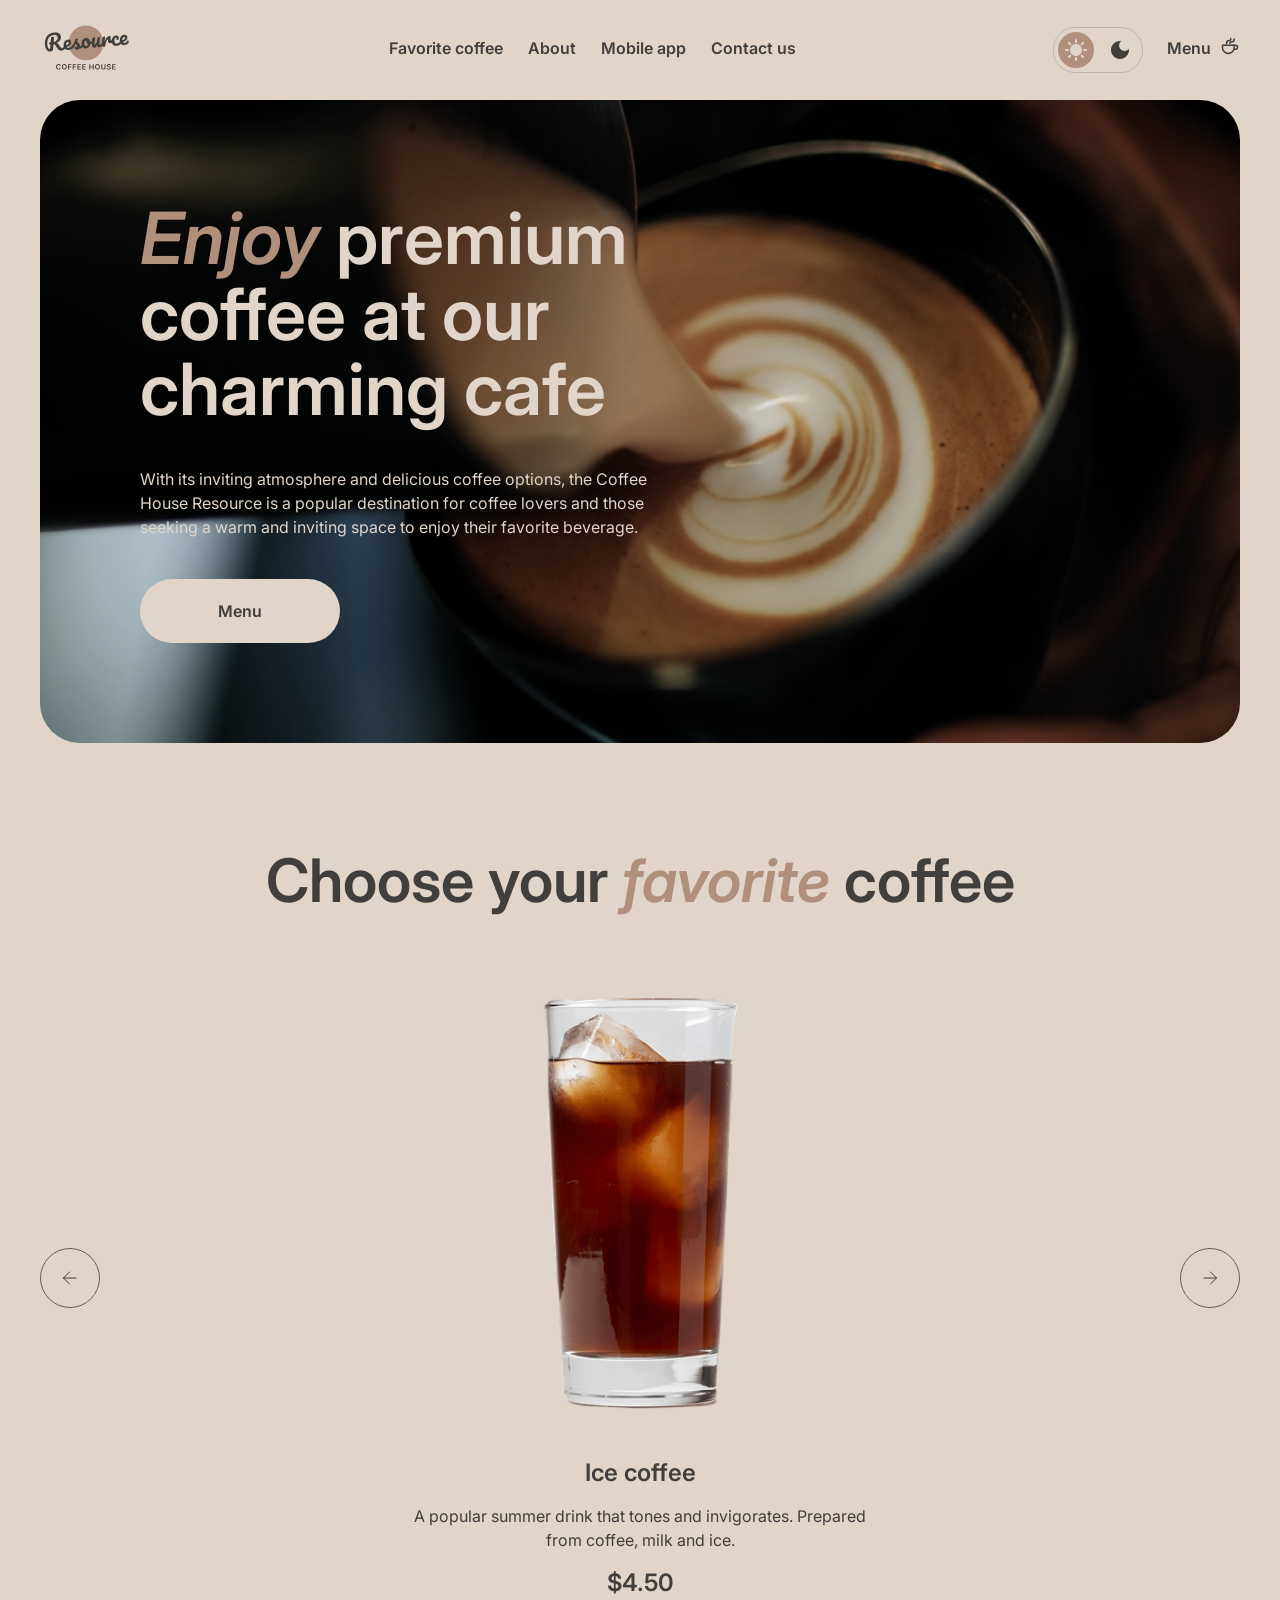
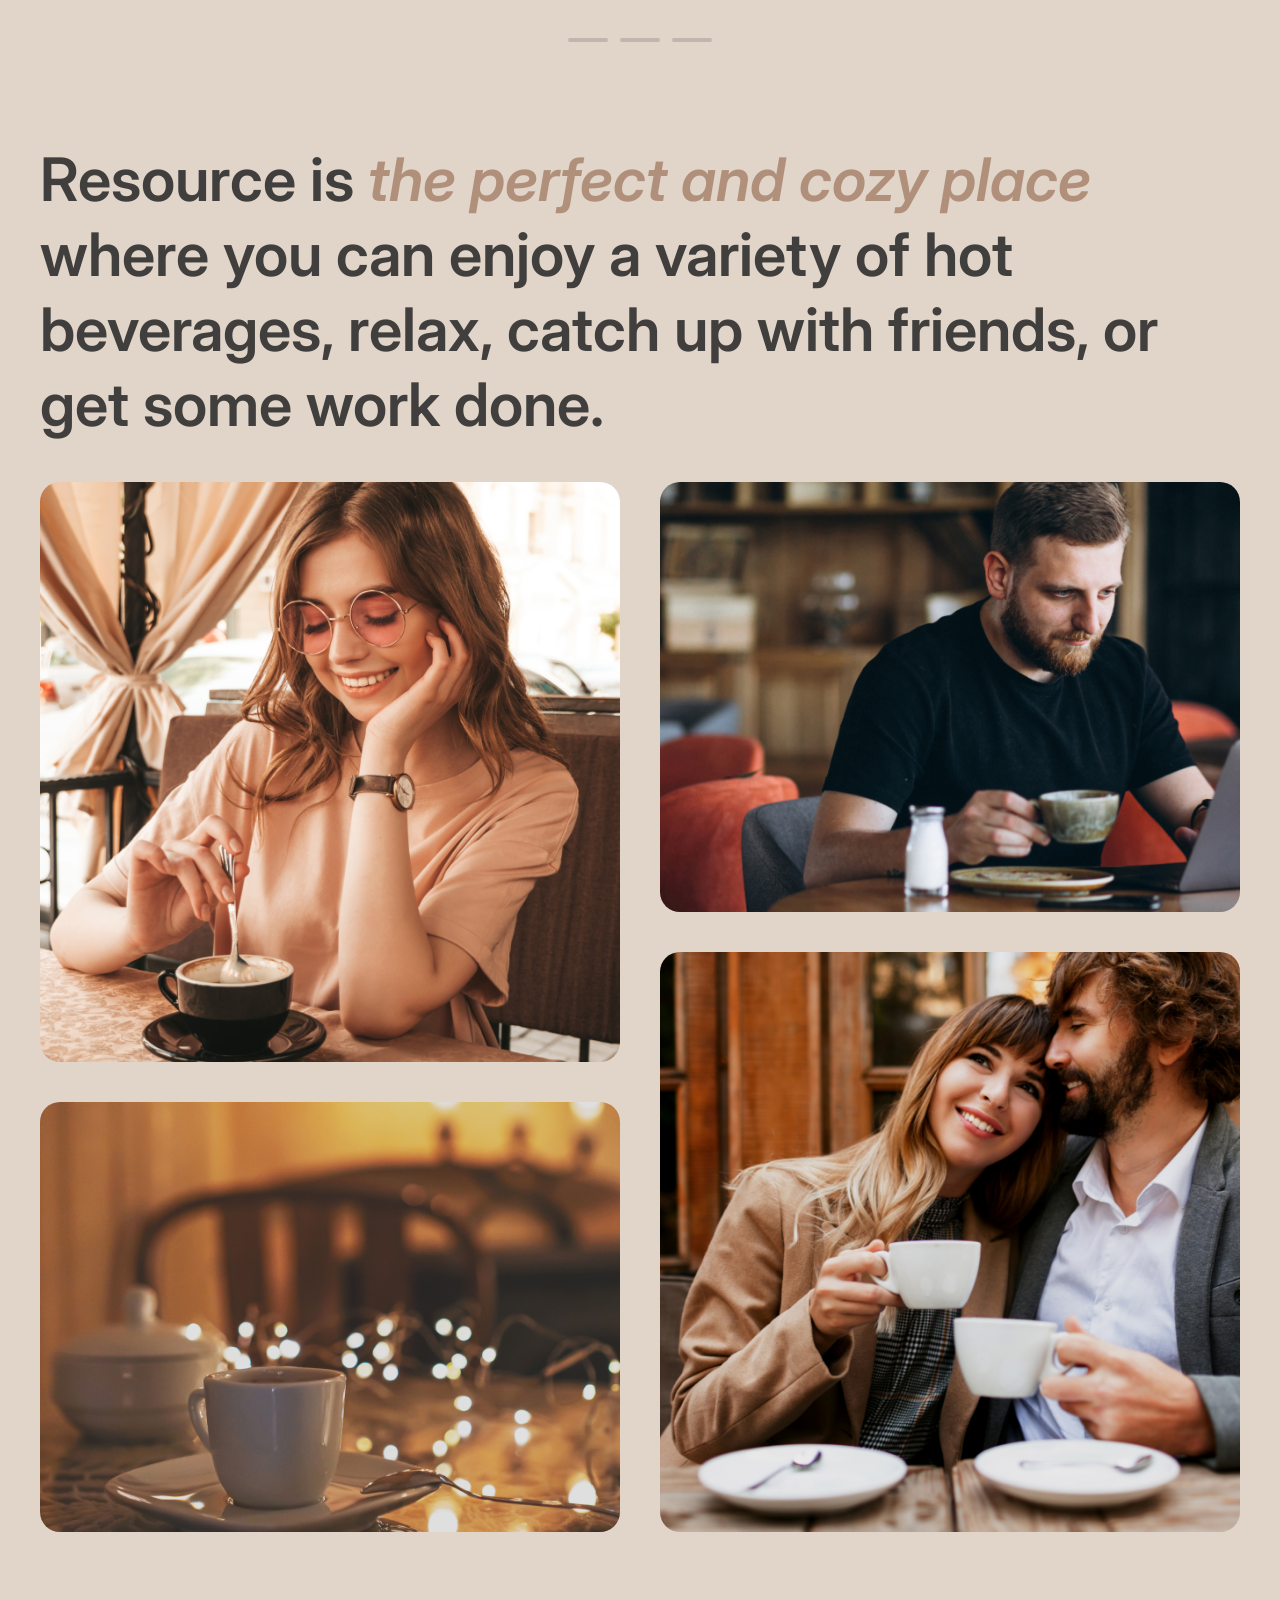
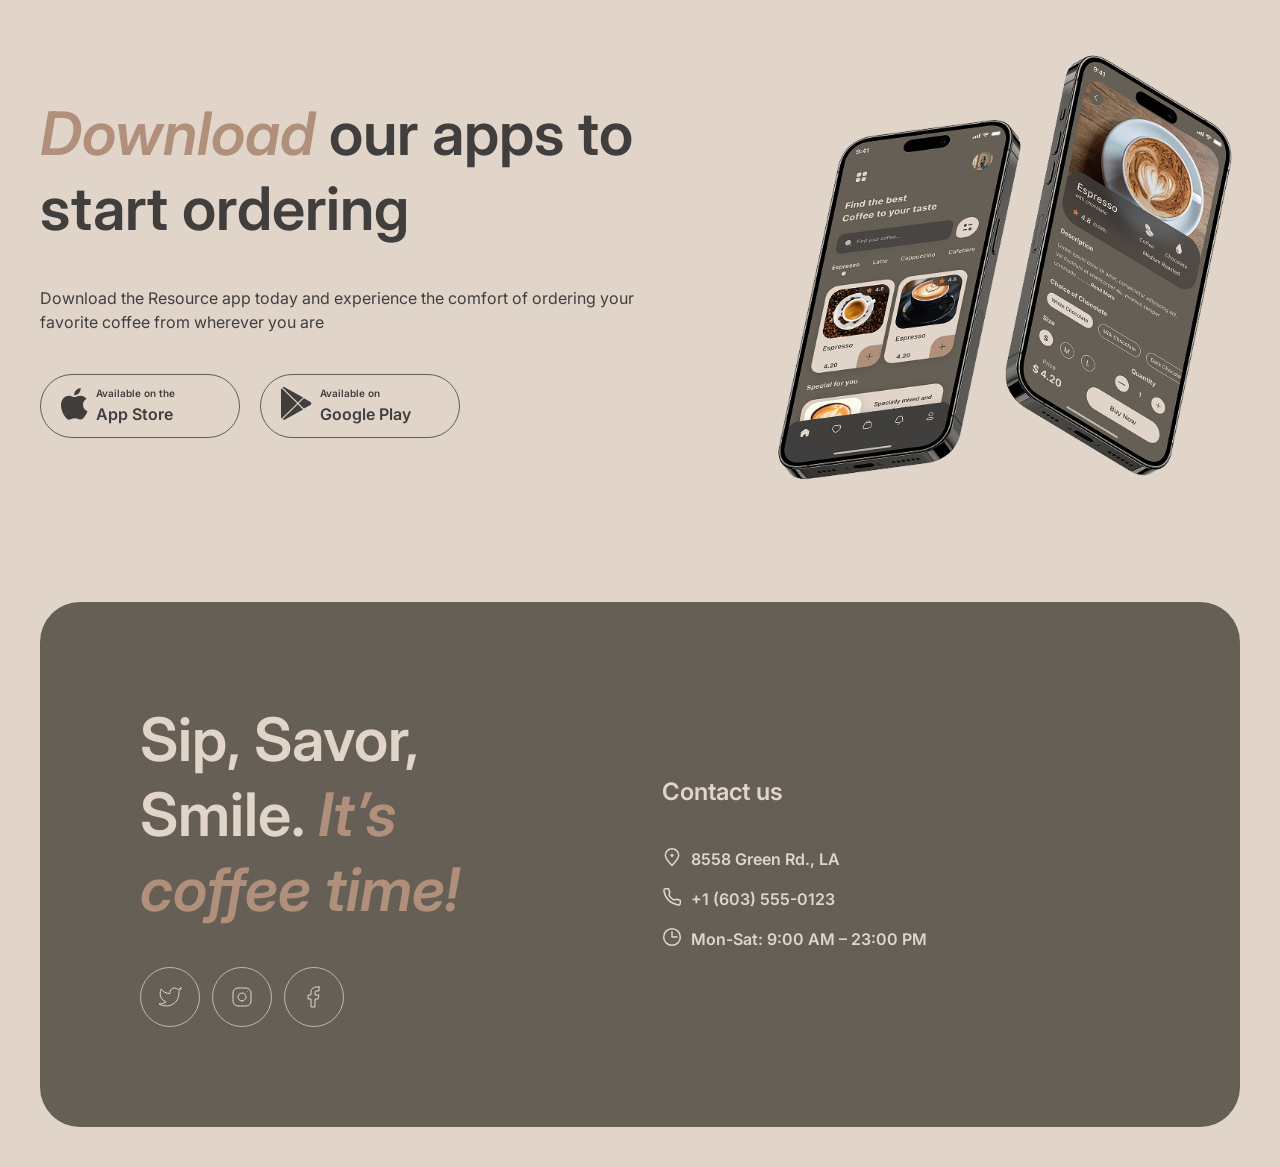
<file: pages/home/index.html>
<!DOCTYPE html>
<html lang="en">
  <head>
    <meta charset="UTF-8">
    <meta name="viewport" content="width=device-width, initial-scale=1.0">
    <title>Coffee House</title>
    <link rel="icon" type="image/x-icon" href="../../assets/icons/coffee-cup.svg">
    <link rel="stylesheet" href="../reset.css">
    <link rel="stylesheet" href="./style.css">
  </head>
  <body class="dark">
    <header class="header">
      <div class="wrapper">
        <div class="header-menu">
          <div class="logo dark">
            <a href="#">
              <img src="../../assets/icons/logo.svg" alt="logo" class="logo-light">
              <img src="../../assets/icons/logo-dark.svg" alt="logo" class="logo-dark">
            </a>
          </div>
          <nav class="nav">
            <ul class="navigation hidden dark">
              <li><a href="#favorite-coffee">Favorite coffee</a></li>
              <li><a href="#about">About</a></li>
              <li><a href="#mobile-app">Mobile app</a></li>
              <li><a href="#footer">Contact us</a></li>
            </ul>
            <div class="header-actions">
              <div class="theme-switch dark">
                <div class="sun">
                  <svg width="22" height="22" viewBox="0 0 22 22" fill="none" xmlns="http://www.w3.org/2000/svg">
                    <path d="M10 3V1C10 0.45 10.45 0 11 0C11.55 0 12 0.45 12 1V3C12 3.55 11.55 4 11 4C10.45 4 10 3.55 10 3ZM17.36 6.05L18.77 4.63C19.16 4.24 19.16 3.61 18.77 3.22C18.38 2.83 17.75 2.83 17.36 3.22L15.95 4.64C15.56 5.03 15.56 5.66 15.95 6.05C16.34 6.44 16.97 6.44 17.36 6.05ZM21 10H19C18.45 10 18 10.45 18 11C18 11.55 18.45 12 19 12H21C21.55 12 22 11.55 22 11C22 10.45 21.55 10 21 10ZM11 18C10.45 18 10 18.45 10 19V21C10 21.55 10.45 22 11 22C11.55 22 12 21.55 12 21V19C12 18.45 11.55 18 11 18ZM4.64 6.05L3.22 4.64C2.83 4.25 2.83 3.61 3.22 3.23C3.61 2.85 4.25 2.84 4.63 3.23L6.04 4.64C6.43 5.03 6.43 5.67 6.04 6.05C5.65 6.43 5.02 6.44 4.64 6.05ZM15.95 15.95C15.56 16.34 15.56 16.98 15.95 17.36L17.36 18.77C17.75 19.16 18.39 19.16 18.77 18.77C19.16 18.38 19.16 17.74 18.77 17.36L17.36 15.95C16.98 15.56 16.34 15.56 15.95 15.95ZM1 12H3C3.55 12 4 11.55 4 11C4 10.45 3.55 10 3 10H1C0.45 10 0 10.45 0 11C0 11.55 0.45 12 1 12ZM4.64 18.78L6.05 17.37C6.44 16.98 6.44 16.34 6.05 15.96C5.66 15.58 5.02 15.57 4.64 15.96L3.23 17.37C2.84 17.76 2.84 18.4 3.23 18.78C3.61 19.17 4.25 19.17 4.64 18.78ZM11 5C7.69 5 5 7.69 5 11C5 14.31 7.69 17 11 17C14.31 17 17 14.31 17 11C17 7.69 14.31 5 11 5Z" fill="#E1D4C9"/>
                  </svg>
                </div>
                <div class="moon disabled">
                  <svg width="18" height="18" viewBox="0 0 18 18" fill="none" xmlns="http://www.w3.org/2000/svg">
                    <path d="M9 0C4.03 0 0 4.03 0 9C0 13.97 4.03 18 9 18C13.97 18 18 13.97 18 9C18 8.54 17.96 8.08 17.9 7.64C16.92 9.01 15.32 9.9 13.5 9.9C10.52 9.9 8.1 7.48 8.1 4.5C8.1 2.69 8.99 1.08 10.36 0.0999999C9.92 0.0399999 9.46 0 9 0Z" fill="#403F3D"/>
                  </svg>
                </div>
              </div>
              <div class="menu dark">
                <a href="../menu/index.html">
                  <span>Menu</span>
                  <img src="../../assets/icons/coffee-cup.svg" alt="coffee cup" class="cup-light">
                  <img src="../../assets/icons/coffee-cup-dark.svg" alt="coffee cup" class="cup-dark">
                </a>
              </div>
              <div class="burger dark">
                  <span class="line1"></span>
                  <span class="line2"></span>
              </div>
            </div>
          </nav>
        </div>
      </div>
    </header>
    <main>
      <div class="wrapper">
        <section class="hero">
          <div class="hero-offer">
            <h1><span class="accent">Enjoy</span> premium coffee at our charming cafe</h1>
            <p>With its inviting atmosphere and delicious coffee options, the Coffee House Resource is a popular destination for coffee lovers and those seeking a warm and inviting space to enjoy their favorite beverage.</p>
            <a href="../menu/index.html" class="menu-button dark">
              <span>Menu</span>
                <img src="../../assets/icons/coffee-cup.svg" alt="coffee cup" class="cup-light">
                <img src="../../assets/icons/coffee-cup-dark.svg" alt="coffee cup" class="cup-dark">
            </a>
          </div>
        </section>
        <section id="favorite-coffee" class="favorite-coffee">
          <h2 class="dark">Choose your <span class="accent">favorite</span> coffee</h2>
          <div class="slider">
            <div class="arrow dark left">
              <svg width="24" height="24" viewBox="0 0 24 24" fill="none" xmlns="http://www.w3.org/2000/svg">
                <path d="M6 12H18.5M12.5 18L18.5 12L12.5 6" stroke="#403F3D" stroke-linecap="round" stroke-linejoin="round"/>
              </svg>
            </div>
            <div class="slide">
              <div class="card card_1">
                <div class="card-image">
                  <img src="../../assets/img/coffee-slider-1.png" alt="coffee">
                </div>
                <div class="card-description dark">
                  <p class="coffee-name">
                    S’mores Frappuccino
                  </p>
                  <p class="coffee-description">
                    This new drink takes an espresso and mixes it with brown sugar and cinnamon before being topped with oat milk.
                  </p>
                  <p class="coffee-price">
                    $5.50
                  </p>
                </div>
              </div>
              <div class="card card_2">
                <div class="card-image">
                  <img src="../../assets/img/coffee-slider-2.png" alt="coffee">
                </div>
                <div class="card-description dark">
                  <p class="coffee-name">
                    Caramel Macchiato
                  </p>
                  <p class="coffee-description">
                    Fragrant and unique classic espresso with rich caramel-peanut syrup, with cream under whipped thick foam.
                  </p>
                  <p class="coffee-price">
                    $5.00
                  </p>
                </div>
              </div>
              <div class="card card_3">
                <div class="card-image">
                  <img src="../../assets/img/coffee-slider-3.png" alt="coffee">
                </div>
                <div class="card-description dark">
                  <p class="coffee-name">
                    Ice coffee
                  </p>
                  <p class="coffee-description">
                    A popular summer drink that tones and invigorates. Prepared from coffee, milk and ice.
                  </p>
                  <p class="coffee-price">
                    $4.50
                  </p>
                </div>
              </div>
            </div>
            <div class="arrow dark right">
              <svg width="24" height="24" viewBox="0 0 24 24" fill="none" xmlns="http://www.w3.org/2000/svg">
                <path d="M6 12H18.5M12.5 18L18.5 12L12.5 6" stroke="#403F3D" stroke-linecap="round" stroke-linejoin="round"/>
              </svg>
            </div>
          </div>
          <div class="controls">
            <span class="control dark"></span>
            <span class="control dark"></span>
            <span class="control dark"></span>
          </div>
        </section>
        <section id="about" class="about">
          <h2 class="dark">Resource is <span class="accent">the perfect and cozy place</span> where you can enjoy a variety of hot beverages, relax, catch up with friends, or get some work done.</h2>
          <div class="about-images">
            <div class="column1">
              <div class="image image-big">
                <img src="../../assets/img/about-1.png" alt="about-img">
              </div>
              <div class="image image-small">
                <img src="../../assets/img/about-2.png" alt="about-img">
              </div>
            </div>
            <div class="column2">
              <div class="image image-small">
                <img src="../../assets/img/about-3.png" alt="about-img">
              </div>
              <div class="image image-big">
                <img src="../../assets/img/about-4.png" alt="about-img">
              </div>
            </div>
          </div>
        </section>
        <section id="mobile-app" class="mobile-app">
          <div class="mobile-app-offer">
            <h2 class="dark"><span class="accent">Download</span> our apps to start ordering</h2>
            <p class="mobile-app-text dark">Download the Resource app today and experience the comfort of ordering your favorite coffee from wherever you are</p>
            <div class="buttons">
              <div class="button dark app-store">
                <div class="button-icon">
                  <svg width="27" height="32" viewBox="0 0 27 32" fill="none" xmlns="http://www.w3.org/2000/svg">
                    <path d="M22.0578 16.8306C22.021 12.8323 25.4156 10.8871 25.5708 10.7966C23.6483 8.06361 20.6684 7.69021 19.6213 7.66043C17.1185 7.40364 14.6909 9.12057 13.4159 9.12057C12.1156 9.12057 10.1523 7.68524 8.03638 7.72742C5.31352 7.76836 2.76624 9.30541 1.36919 11.6922C-1.51399 16.5589 0.636305 23.7107 3.39861 27.6446C4.7804 29.5711 6.39503 31.7223 8.50843 31.6466C10.576 31.5635 11.3483 30.3614 13.8435 30.3614C16.3157 30.3614 17.0409 31.6466 19.1963 31.5982C21.4153 31.5635 22.8124 29.6629 24.1458 27.719C25.7426 25.5108 26.3839 23.3361 26.4093 23.2245C26.3572 23.2071 22.0998 21.6229 22.0578 16.8306Z" fill="#403F3D"/>
                    <path d="M17.9863 5.07263C19.0983 3.71671 19.8592 1.872 19.648 0C18.0384 0.0694711 16.0256 1.08549 14.8664 2.41164C13.8409 3.58025 12.9248 5.49566 13.1615 7.29695C14.9695 7.42845 16.8259 6.40747 17.9863 5.07263Z" fill="#403F3D"/>
                  </svg>
                </div>
                <div class="button-text dark">
                  <p class="text-top">Available on the</p>
                  <p class="text-bottom">App Store</p>
                </div>
              </div>
              <div class="button dark google-play">
                <div class="button-icon">
                  <svg width="31" height="33" viewBox="0 0 31 33" fill="none" xmlns="http://www.w3.org/2000/svg">
                    <path d="M0.572202 1.40304C0.209755 1.77297 0 2.34891 0 3.09478V29.6995C0 30.4453 0.209755 31.0213 0.572202 31.3912L0.661658 31.4724L15.9523 16.5701V16.2182L0.661658 1.31582L0.572202 1.40304Z" fill="#403F3D"/>
                    <path d="M22.894 21.54L17.8027 16.57V16.2181L22.9001 11.2482L23.0143 11.3128L29.0509 14.6617C30.7737 15.6121 30.7737 17.176 29.0509 18.1324L23.0143 21.4753L22.894 21.54Z" fill="#403F3D"/>
                    <path d="M22.0897 22.4008L16.8781 17.3195L1.49805 32.3166C2.07025 32.9031 3.00336 32.9738 4.06448 32.3873L22.0897 22.4008Z" fill="#403F3D"/>
                    <path d="M22.0897 10.3875L4.06448 0.400985C3.00336 -0.17947 2.07025 -0.108795 1.49805 0.477675L16.8781 15.4688L22.0897 10.3875Z" fill="#403F3D"/>
                  </svg>
                </div>
                <div class="button-text dark">
                  <p class="text-top">Available on</p>
                  <p class="text-bottom">Google Play</p>
                </div>
              </div>
            </div>
          </div>
          <div class="mobile-screens">
            <img src="../../assets/img/mobile-screens.png" alt="mobile-screens">
          </div>
        </section>
      </div>
    </main>
    <footer id="footer" class="footer">
      <div class="wrapper">
        <div class="footer-container dark">
          <div class="footer-offer">
            <h2>Sip, Savor, Smile. <span class="accent">It’s coffee time!</span></h2>
            <div class="socials">
              <div class="socials-button">
                <svg xmlns="http://www.w3.org/2000/svg" width="24" height="24" viewBox="0 0 24 24" fill="none">
                  <path d="M23 3.01006C23 3.01006 20.9821 4.20217 19.86 4.54006C19.2577 3.84757 18.4573 3.35675 17.567 3.13398C16.6767 2.91122 15.7395 2.96725 14.8821 3.29451C14.0247 3.62177 13.2884 4.20446 12.773 4.96377C12.2575 5.72309 11.9877 6.62239 12 7.54006V8.54006C10.2426 8.58562 8.50127 8.19587 6.93101 7.4055C5.36074 6.61513 4.01032 5.44869 3 4.01006C3 4.01006 -1 13.0101 8 17.0101C5.94053 18.408 3.48716 19.109 1 19.0101C10 24.0101 21 19.0101 21 7.51006C20.9991 7.23151 20.9723 6.95365 20.92 6.68006C21.9406 5.67355 23 3.01006 23 3.01006Z" stroke="#E1D4C9" stroke-linecap="round" stroke-linejoin="round"/>
                </svg>
              </div>
              <div class="socials-button">
                <svg xmlns="http://www.w3.org/2000/svg" width="24" height="24" viewBox="0 0 24 24" fill="none">
                  <path d="M12 16C14.2091 16 16 14.2091 16 12C16 9.79086 14.2091 8 12 8C9.79086 8 8 9.79086 8 12C8 14.2091 9.79086 16 12 16Z" stroke="#E1D4C9" stroke-linecap="round" stroke-linejoin="round"/>
                  <path d="M3 16V8C3 5.23858 5.23858 3 8 3H16C18.7614 3 21 5.23858 21 8V16C21 18.7614 18.7614 21 16 21H8C5.23858 21 3 18.7614 3 16Z" stroke="#E1D4C9"/>
                  <path d="M17.5 6.51L17.51 6.49889" stroke="#E1D4C9" stroke-linecap="round" stroke-linejoin="round"/>
                </svg>
              </div>
              <div class="socials-button">
                <svg xmlns="http://www.w3.org/2000/svg" width="24" height="24" viewBox="0 0 24 24" fill="none">
                  <path d="M17 2H14C12.6739 2 11.4021 2.52678 10.4645 3.46447C9.52678 4.40215 9 5.67392 9 7V10H6V14H9V22H13V14H16L17 10H13V7C13 6.73478 13.1054 6.48043 13.2929 6.29289C13.4804 6.10536 13.7348 6 14 6H17V2Z" stroke="#E1D4C9" stroke-linecap="round" stroke-linejoin="round"/>
                </svg>
              </div>
            </div>
          </div>
          <div class="contacts-info">
            <h3>Contact us</h3>
            <div class="contacts">
              <a href="https://www.google.com/maps/@30.1657391,-90.8861452,17z" target="_blank" class="adress">
                <img src="../../assets/icons/pin-alt.svg" alt="pin">
                <span>8558 Green Rd., LA</span>
              </a>
              <a href="tel:+16035550123" class="phone">
                <img src="../../assets/icons/phone.svg" alt="phone">
                <span>+1 (603) 555-0123</span>
              </a>
              <p class="schedule">
                <img src="../../assets/icons/clock.svg" alt="clock">
                <span>Mon-Sat: 9:00 AM – 23:00 PM</span>
              </p>
            </div>
          </div>
        </div>
      </div>
    </footer>
    <script type="module" src="./script.js"></script>
  </body>
</html>
</file>
<file: pages/home/style.css>
@import url("https://fonts.googleapis.com/css2?family=Inter:ital,opsz,wght@0,14..32,100..900;1,14..32,100..900&display=swap");

html {
  box-sizing: border-box;
  scroll-behavior: smooth;
}

*, *::before, *::after {
  box-sizing: inherit;
}

body {
  background: #E1D4C9;
}

body.dark {
  background: #292826;
}

.wrapper {
  margin: 0 auto;
  max-width: 1440px;
}

.logo {
  width: 100px;
  height: 60px;
}

.logo-dark {
  display: none;
}

.logo.dark .logo-dark {
  display: block;
}

.logo.dark .logo-light {
  display: none;
}

.header {
  height: 60px;
  margin-bottom: 20px;
}

.header-menu {
  margin: 20px 40px;
  display: flex;
  align-items: center;
  justify-content: space-between;
}

.nav {
  display: flex;
  align-items: center;
  justify-content: flex-end;
  width: 100%;
}

.navigation {
  display: flex;
  gap: 25px;
  list-style: none;
  padding: 0;
  margin: 0 auto;
}

.navigation a {
  font-family: "Inter", sans-serif;
  font-size: 16px;
  font-style: normal;
  font-weight: 600;
  line-height: 150%;
  color: #403F3D;
  text-decoration: none;
}

.navigation a:after {
  display: block;
  content: "";
  border-bottom: solid 2px #403F3D;
  transform: scaleX(0);
  transition: transform 0.5s;
  padding-top: 2px;
}

.navigation.dark a {
  color: #E1D4C9
}

.navigation.dark a:after {
  border-bottom: solid 2px #E1D4C9
}

.header-actions {
  display: flex;
  gap: 24px;
  align-items: center;
}

.theme-switch {
  display: flex;
  gap: 8px;
  align-items: center;
  border: solid 1px #C1B6AD;
  border-radius: 22px;
  padding: 4px;
}

.theme-switch.dark {
  border: solid 1px #665F55;
}

.moon.disabled {
  pointer-events: none;
  background: #B0907A;
}

.moon.disabled svg path {
  fill: #E1D4C9;
}

.sun.disabled {
  pointer-events: none;
  background: #B0907A;
}

.sun, .moon {
  display: flex;
  align-items: center;
  justify-content: center;
  height: 36px;
  width: 36px;
  border-radius: 100%;
  transition: 0.5s;
}

.menu a {
  display: block;
  width: 73px;
  font-family: "Inter", sans-serif;
  font-size: 16px;
  font-style: normal;
  font-weight: 600;
  line-height: 150%;
  color: #403F3D;
  text-decoration: none;
}

.menu a span {
  margin-right: 5px;
}

.menu a:after {
  display: block;
  content: "";
  border-bottom: solid 2px #403F3D;
  transform: scaleX(0);
  transition: transform 0.5s;
  padding-top: 2px;
}

.menu.dark a {
  color: #E1D4C9;
}

.menu.dark a:after {
  border-bottom: solid 2px #E1D4C9;
}

.cup-dark {
  display: none;
}

.menu.dark .cup-dark, .menu-button.dark .cup-dark {
  display: inline-block;
}

.menu.dark .cup-light, .menu-button.dark .cup-light {
  display: none;
}

.menu-button {
  display: flex;
  width: 200px;
  padding: 20px 78px;
  justify-content: center;
  align-items: center;
  gap: 8px;
  border-radius: 100px;
  background: #E1D4C9;
  color: #403F3D;
  text-align: center;
  font-family: "Inter", sans-serif;
  font-size: 16px;
  font-style: normal;
  font-weight: 600;
  line-height: 150%;
  text-decoration: none;
  z-index: 1;
}

.menu-button img {
  opacity: 0;
  transition: .5s;
}

.menu-button span {
  transform: translateX(14px);
  transition: .5s;
}

.menu-button.dark {
  background: #292826;
  color: #E1D4C9;
}

.burger {
  display: none;
}

.hero {
  max-width: 1360px;
  padding: 100px;
  margin: 0 40px 100px;
  border-radius: 40px;
  background: no-repeat center/cover url(../../assets/img/img-hero.png);
}

.hero-offer {
  display: flex;
  max-width: 530px;
  flex-direction: column;
  justify-content: center;
  align-items: flex-start;
  gap: 40px;
}

h1 {
  font-family: "Inter", sans-serif;
  font-size: 72px;
  font-style: normal;
  font-weight: 600;
  line-height: 105%;
  color: #E1D4C9;
  margin: 0;
  z-index: 1;
}

.accent {
  color: #B0907A;
  font-style: italic;
}

.hero-offer p {
  color: #E1D4C9;
  font-family: "Inter", sans-serif;
  font-size: 16px;
  font-style: normal;
  font-weight: 400;
  line-height: 150%;
  margin: 0;
  z-index: 1;
}

.favorite-coffee {
  display: flex;
  flex-direction: column;
  align-items: center;
  gap: 40px;
  margin: 0 40px 100px;
}

.favorite-coffee h2 {
  text-align: center;
}

h2 {
  font-family: "Inter", sans-serif;
  font-size: 60px;
  font-style: normal;
  font-weight: 600;
  line-height: 125%;
  color: #403F3D;
  margin: 0;
  text-align: start;
}

h2.dark {
  color: #E1D4C9;
}

.slider {
  display: flex;
  align-items: center;
  justify-content: space-between;
  margin: 0 40px;
  width: 100%;
}

.slide {
  display: flex;
  margin: 0 auto;
  max-width: 480px;
  max-height: 640px;
  overflow: hidden;
}

.card {
  max-width: 480px;
  display: flex;
  flex-direction: column;
  align-items: center;
  gap: 20px;
  transition: 0.5s;
}

.card-image {
  width: 480px;
  height: 480px;
}

.card-image img {
  max-width: 100%;
}

.card-description {
  display: flex;
  flex-direction: column;
  gap: 16px;
  color: #403F3D;
  text-align: center;
  font-family: "Inter", sans-serif;
  font-style: normal;
}


.card-description.dark {
  color: #E1D4C9;
}

.coffee-name {
  font-size: 24px;
  font-weight: 600;
  line-height: 125%;
}

.coffee-description {
  font-size: 16px;
  font-weight: 400;
  line-height: 150%;
}

.coffee-price {
  font-size: 24px;
  font-weight: 600;
  line-height: 125%;
}

.controls {
  line-height: 0;
  display: flex;
  gap: 12px;
}

.control {
  display: block;
  overflow: hidden;
  width: 40px;
  height: 4px;
  border-radius: 100px;
  background: #C1B6AD;
}

.progress {
  display: block;
  width: 0;
  height: 100%;
  background: #665F55;
  animation: timer 5s;
}

.progrss.dark {
  background: #C1B6AD;
}

@keyframes timer {
  0% {
    width: 0;
  }
  100% {
    width: 100%;
  }
}

.arrow {
  display: flex;
  width: 60px;
  height: 60px;
  justify-content: center;
  align-items: center;
  flex-shrink: 0;
  border-radius: 100px;
  border: 1px solid #665F55;
  transition: 0.5s;
}

.arrow.left {
  transform: scaleX(-1);
}

.arrow.dark {
  border: 1px solid #C1B6AD;
}

.arrow.dark svg path {
  stroke: #E1D4C9;
}

.about {
  margin: 0 40px 100px;
  display: flex;
  flex-direction: column;
  gap: 40px;
}

.about-images {
  display: flex;
  gap: 40px;
}

.column1, .column2 {
  display: flex;
  flex-direction: column;
  gap: 40px;
}

.image {
  max-width: 660px;
  border-radius: 20px;
  overflow: hidden;
  flex-shrink: 1;
}

.image img {
  width: 100%;
  height: 100%;
  object-fit: cover;
  transform: scale(1.1);
  transition: .5s;
}

.image-big {
  max-height: 590px;
}

.image-small {
  max-height: 430px;
}

.mobile-app {
  display: flex;
  align-items: center;
  gap: 100px;
  margin: 0 40px 100px;
}

.mobile-app-offer {
  display: flex;
  flex-direction: column;
  align-items: flex-start;
  gap: 40px;
  max-width: 630px;
}

.mobile-screens {
  max-height: 630px;
}

.mobile-screens img {
  max-width: 100%;
}

.buttons {
  display: flex;
  align-items: flex-start;
  gap: 20px;
}

.button {
  display: flex;
  width: 200px;
  padding: 12px 20px;
  align-items: center;
  gap: 8px;
  border-radius: 100px;
  border: 1px solid #665F55;
  transition: 0.5s;
  max-height: 64px;
}

.button.dark {
  border: 1px solid #C1B6AD;
}

.button-text {
  display: flex;
  flex-direction: column;
  align-items: flex-start;
  gap: 2px;
  color: #403F3D;
}

.button-text.dark {
  color: #E1D4C9;
}

.text-top {
  text-align: center;
  font-family: "Inter", sans-serif;
  font-size: 10px;
  font-style: normal;
  font-weight: 600;
  line-height: 140%;
  margin: 0;
}

.text-bottom {
  font-family: "Inter", sans-serif;
  font-size: 16px;
  font-style: normal;
  font-weight: 600;
  line-height: 150%;
  margin: 0;
}

.mobile-app-text {
  color: #403F3D;
  font-family: "Inter", sans-serif;
  font-size: 16px;
  font-style: normal;
  font-weight: 400;
  line-height: 150%;
  margin: 0;
}

.mobile-app-text.dark {
  color: #E1D4C9;
}

.button.dark svg path {
  fill: #E1D4C9;
} 

.footer-container {
  display: flex;
  max-width: 1360px;
  margin: 0 40px 40px;
  padding: 100px;
  justify-content: center;
  align-items: center;
  gap: 100px;
  border-radius: 40px;
  background: #665F55;
}

.footer-container.dark {
  background: #403F3D;
}

.footer-offer, .contacts-info {
  display: flex;
  flex-direction: column;
  justify-content: center;
  align-items: flex-start;
  gap: 40px;
  max-width: 530px;
}

.footer-offer h2 {
  color: #E1D4C9;
}

.socials {
  display: flex;
  align-items: center;
  gap: 12px;
}

.socials-button {
  display: flex;
  width: 60px;
  height: 60px;
  justify-content: center;
  align-items: center;
  border-radius: 100px;
  border: 1px solid #C1B6AD;
  transition: 0.5s;
}

.contacts-info {
  display: flex;
  flex-direction: column;
  justify-content: center;
  align-items: flex-start;
  gap: 40px;
  width: 100%;
}

.contacts-info h3 {
  color: #E1D4C9;
  font-family: "Inter", sans-serif;
  font-size: 24px;
  font-style: normal;
  font-weight: 600;
  line-height: 125%;
  margin: 0;
}

.contacts {
  display: flex;
  flex-direction: column;
  justify-content: center;
  align-items: flex-start;
  gap: 12px;
}

.contacts a img {
  margin-right: 5px;
}

.contacts p img {
  margin-right: 5px;
}

.adress, .phone, .schedule {
  text-decoration: none;
  color: #E1D4C9;
  font-family: "Inter", sans-serif;
  font-size: 16px;
  font-style: normal;
  font-weight: 600;
  line-height: 150%;
  margin: 0;
}

.phone:after, .adress:after {
  display: block;
  content: "";
  border-bottom: solid 2px #E1D4C9;
  transform: scaleX(0);
  transition: transform 0.5s;
  padding-top: 2px;
}

@media (max-width: 768px) {
  .navigation {
    position: absolute;
    top: 99px;
    flex-direction: column;
    justify-content: flex-start;
    align-items: center;
    width: 100%;
    height: 100%;
    padding: 60px 40px;
    z-index: 2;
    background: #E1D4C9;
    gap: 60px;
    display: none;
  }

  .navigation.dark {
    background: #292826;
  }

  .navigation.dark a {
    color: #E1D4C9
  }

  .navigation.open {
    right: 0%;
    display: flex;
    animation: slidein 0.5s;
  }

  .navigation.hidden {
    display: none;
    right: -100%;
    animation: slideout 0.5s;
  }

  .navigation a {
    font-size: 32px;
    line-height: 125%;
  }

  .navigation a:after {
    display: none;
  }

  .menu {
    position: absolute;
    top: 560px;
    z-index: 2;
    display: none;
  }

  .menu a {
    display: flex;
    gap: 12px;  
    font-size: 32px;
    line-height: 125%;
    width: 100%;
    padding: 40px calc(50vw - 67px);
  }

  .menu a:after {
    display: none;
  }

  .menu img {
    width: 40px;
    height: 40px;
  }

  .menu.open {
    right: -0%;
    display: flex;
    animation: slidein 0.5s;
  }

  .menu.hidden {
    display: none;
    right: -100%;
    animation: slideout 0.5s;
  }

  .burger {
    border: 1px solid #665F55;
    width: 44px;
    height: 44px;
    display: flex;
    justify-content: center;
    align-items: center;
    flex-direction: column;
    border-radius: 100px;
    gap: 6px;
  }
  
  .burger span {
    width: 18px;
    border: 1px solid #403F3D;
    border-radius: 2px;
    height: 0;
    transition: 0.5s;
  }
  
  .burger.dark {
    border: 1px solid #C1B6AD;
  }

  .burger.dark span {
    border: 1px solid #E1D4C9;
  }

  .open .line1 {
    transform: rotate(45deg) translateY(2.5px) translateX(3px);
  }
  
  .open .line2 {
    transform: rotate(-45deg) translateY(-2.5px) translateX(3px);
  }

  .hero {
    padding: 100px 60px;
  }
  
  .menu-button img {
    opacity: 1;
  }
  
  .menu-button span {
    transform: translateX(0);
  }

  .favorite-coffee h2 {
    text-align: center;
  }

  .slide {
    max-width: calc(100vw - 200px);
  }  

  .card {
    min-width: calc(100vw - 200px);
  }

  .about h2 {
    text-align: start;
  }
  
  .about-images {
    flex-direction: column;
  }

  .image {
    display: flex;
    align-items: center;
    max-width: 100%;
  }

  .image img {
    transform: scale(1.05);
  }

  .image-small {
    display: none;
  }

  .mobile-app {
    display: flex;
    flex-direction: column;
    align-items: flex-start;
  }

  .mobile-app-offer {
    width: 100%;
  }
  
  .mobile-app-offer h2 {
    text-align: start;
  }
  
  .mobile-screens {
    margin: 0 auto;
  }

  .footer-container {
    flex-direction: column;
    padding: 100px 60px;
    align-items: flex-start;  
  }

  .footer-offer h2 {
    text-align: start;
  }
}

@media (max-width: 640px) {
  .header-menu {
    margin: 20px 16px;
  }

  .hero {
    padding: 60px 16px;
    margin: 0 16px 100px;
  }

  .hero-offer {
    width: 100%;
  }

  h1 {
    font-size: 42px;
    line-height: 115%;
  }

  h2 {
    font-size: 32px;
  }

  .favorite-coffee h2 {
    text-align: center;
  }

  .favorite-coffee {
    margin: 0 16px 100px;
  }

  .card-image {
    width: 348px;
    height: 348px;
  }

  .arrow {
    display: none;
  }

  .slide {
    max-width: calc(100vw - 32px);
  }  

  .card {
    min-width: calc(100vw - 32px);
  }  

  .about {
    margin: 0 16px 100px;
  }

  .image-big {
    height: 590px;
  }

  .image img {
    transform: scale(1.25);
  }

  .mobile-app {
    margin: 0 16px 100px;
    gap: 40px;
  }

  .buttons {
    flex-direction: column;
    gap: 15px;
  }

  .mobile-screens {
    width: 348px;
    height: 348px;
  }

  .footer-container {
    padding: 60px 16px;
    margin: 0 16px 40px;
    gap: 40px;
  }

  .footer-offer {
    width: 100%;
  }

  .contacts-info {
    width: 100%;
  }
}

@media (hover: hover) {
  .navigation a:hover:after {
    transform: scaleX(1);
  }

  .moon:hover {
    background: #665F55;
    transition: 0.5s;
  }

  .moon:hover svg path {
    fill: #E1D4C9;
    transition: 0.5s;
  }

  .sun:hover {
    background: #665F55;
    transition: 0.5s;
  }

  .menu a:hover:after {
    transform: scaleX(1);
  }

  .menu-button:hover img {
    opacity: 1;
  }

  .menu-button:hover span {
    transform: translateX(0);
  }

  .arrow:hover {
    background: #665F55;
  }

  .arrow:hover svg path {
    stroke: #E1D4C9;
  }

  .arrow.dark:hover {
    background: #C1B6AD;
  }

  .arrow.dark:hover svg path {
    stroke: #292826;
  }

  .image:hover img {
    transform: scale(1);
  }

  .button:hover {
    background: #665F55;
  }

  .button:hover p {
    color: #E1D4C9;
  }

  .button:hover svg path {
    fill: #E1D4C9;
  }

  .button.dark:hover {
    background: #C1B6AD;
  }

  .button.dark:hover p {
    color: #292826;
  }

  .button.dark:hover svg path {
    fill: #292826;
  }

  .socials-button:hover {
    background: #E1D4C9;
  }

  .socials-button:hover svg path {
    stroke: #403F3D;
  }

  .phone:hover:after, .adress:hover:after {
    transform: scaleX(1);
  }
}

@keyframes slidein {
  0% {
    display: none;
    opacity: 0;
    right: -100%;
  }
  1% {
    display: flex;
    opacity: 1;
    right: -100%;
  }
  100% {
    display: flex;
    opacity: 1;
    right: 0%;
  }
}

@keyframes slideout {
  0% {
    display: flex;
    opacity: 1;
    right: 0%;
  }
  99% {
    display: flex;
    opacity: 1;
    right: -100%;
  }
  100% {
    display: none;
    opacity: 0;
    right: -100%;
  }
}
</file>
